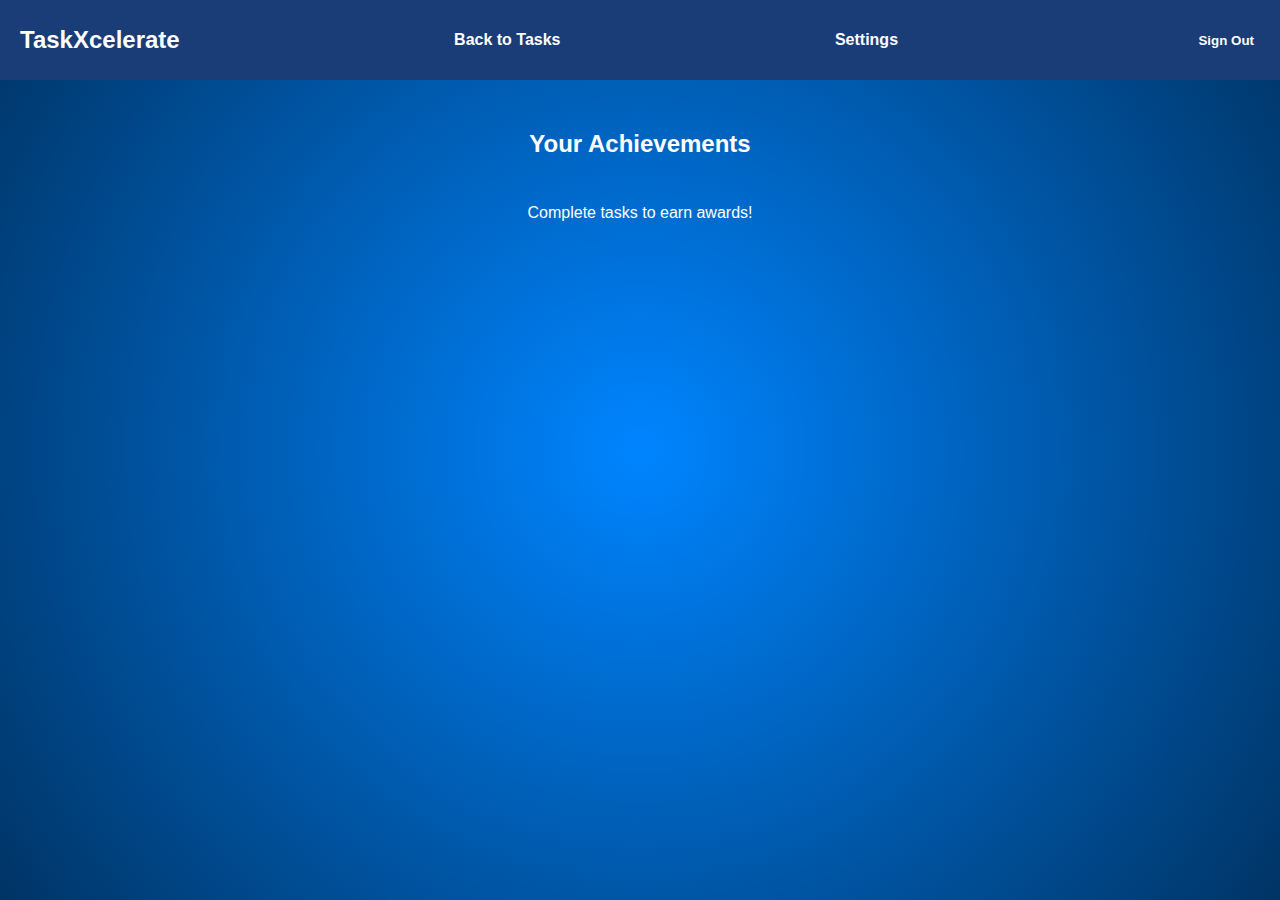
<file: awards.html>
<!DOCTYPE html>
<html lang="en">
<head>
  <meta charset="UTF-8">
  <title>Awards</title>
  <link rel="stylesheet" href="css/styles.css">
  <link rel="stylesheet" href="https://cdnjs.cloudflare.com/ajax/libs/font-awesome/6.5.0/css/all.min.css" />
</head>
<body>
  <div id="navbar">
    <h1>TaskXcelerate</h1>
    <a href="planner.html">Back to Tasks</a>
    <a href="settings.html" id="settings">Settings</a>
    <a href="index.html">
      <button id="signout">Sign Out</button>
    </a>
  </div>

  <div id="awards-content">
    <h2>Your Achievements</h2>
    <div id="awards-grid" class="awards-grid">
      <p id="no-awards-message" style="display: none;">Complete tasks to earn awards!</p>
    </div>
  </div>

  <!-- Award Modal -->
<div id="award-modal" class="modal hidden">
  <div class="award-modal-content">
    <div class="award-coin" id="modal-coin">
      <div class="coin-face front">
        <img src="images/badge.png" alt="Front of Badge" />
      </div>
      <div class="coin-face back">
        <img src="images/badgeback.png" alt="Back of Badge" />
      </div>
    </div>
    <h3 id="award-name"></h3>
    <p id="award-description"></p>
    <p><strong>Created:</strong> <span id="award-created"></span></p>
    <p><strong>Completed:</strong> <span id="award-completed"></span></p>
    <button id="close-modal">Close</button>
    <div class="share-section">
  <p><strong>Share your achievement:</strong></p>
  <!--Share Icons-->
  <div class="share-icons">
    <a href="#" id="share-whatsapp" target="_blank" aria-label="Share on WhatsApp"><i class="fab fa-whatsapp"></i></a>
    <a href="#" id="share-instagram" aria-label="Share on Instagram"><i class="fab fa-instagram"></i></a>
    <a href="#" id="share-linkedin" target="_blank" aria-label="Share on LinkedIn"><i class="fab fa-linkedin"></i></a>
    <a href="#" id="share-outlook" aria-label="Share via Outlook"><i class="fas fa-envelope"></i></a>
  </div>
</div>

  </div>
</div>


  <script>
  const savedDarkMode = JSON.parse(localStorage.getItem('darkMode'));
  if (savedDarkMode) document.body.classList.add('dark-mode');

  const taskLists = JSON.parse(localStorage.getItem('taskLists')) || {};
  const customLists = JSON.parse(localStorage.getItem('customLists')) || {};
  const allTasks = [...Object.values(taskLists).flat(), ...Object.values(customLists).flat()];
  let earnedAwards = JSON.parse(localStorage.getItem('earnedAwards')) || [];

  // Add new completed tasks to earnedAwards
  allTasks.forEach(task => {
    if (task.progress === 100 && !earnedAwards.some(award => award.id === task.id)) {
      earnedAwards.push({
        id: task.id,
        name: task.name,
        description: task.description || "",
        created: task.created || "N/A",
        completed: task.completed || new Date().toISOString().split("T")[0]
      });
    }
  });

  localStorage.setItem('earnedAwards', JSON.stringify(earnedAwards));

  // Save back the updated list
  localStorage.setItem('earnedAwards', JSON.stringify(earnedAwards));

  const awardsGrid = document.getElementById("awards-grid");
  const noAwardsMsg = document.getElementById("no-awards-message");
  const modal = document.getElementById("award-modal");
  const closeModal = document.getElementById("close-modal");
  const modalCoin = document.getElementById("modal-coin");

  if (earnedAwards.length === 0) {
    noAwardsMsg.style.display = "block";
  } else {
    noAwardsMsg.style.display = "none";
    earnedAwards.forEach(task => {
      const award = document.createElement("div");
      award.className = "award";
      const badgeImg = document.createElement("img");
      badgeImg.src = "images/badge.png";
      badgeImg.alt = "Award Badge";
      badgeImg.className = "award-badge";
      award.appendChild(badgeImg);
      award.title = task.name;

      award.addEventListener("click", () => {
        modalCoin.classList.remove("award-spin");
        void modalCoin.offsetWidth;
        modalCoin.classList.add("award-spin");

        document.getElementById("award-name").textContent = task.name;
        document.getElementById("award-description").textContent = task.description;
        document.getElementById("award-created").textContent = task.created;
        document.getElementById("award-completed").textContent = task.completed;

        document.getElementById("share-whatsapp").href =
          `https://wa.me/?text=🎉 I earned the '${task.name}' badge on TaskXcelerate! 🏅 ${task.description}`;
        document.getElementById("share-linkedin").href =
          `https://www.linkedin.com/sharing/share-offsite/?url=https://taskxcelerate.app&summary=I earned the '${task.name}' badge!`;
        document.getElementById("share-outlook").href =
          `mailto:?subject=I earned a badge on TaskXcelerate!&body=I completed '${task.name}' - ${task.description}`;
        document.getElementById("share-instagram").onclick = () => {
          alert("Instagram sharing is manual. Screenshot and share your badge via the app.");
        };

        modal.classList.remove("hidden");
      });

      awardsGrid.appendChild(award);
    });
  }

  closeModal.addEventListener("click", () => {
    modal.classList.add("hidden");
  });

  window.addEventListener("click", (e) => {
    if (e.target === modal) modal.classList.add("hidden");
  });
 
  function deleteTask(taskId, listType = 'taskLists') {
    const taskLists = JSON.parse(localStorage.getItem('taskLists')) || {};
    const customLists = JSON.parse(localStorage.getItem('customLists')) || {};
    const earnedAwards = JSON.parse(localStorage.getItem('earnedAwards')) || {};

    // Delete from the correct list
    if (listType === 'taskLists') {
      for (let key in taskLists) {
        taskLists[key] = taskLists[key].filter(task => task.id !== taskId);
      }
      localStorage.setItem('taskLists', JSON.stringify(taskLists));
    } else if (listType === 'customLists') {
      for (let key in customLists) {
        customLists[key] = customLists[key].filter(task => task.id !== taskId);
      }
      localStorage.setItem('customLists', JSON.stringify(customLists));
    }

    // Delete corresponding award
    const updatedAwards = earnedAwards.filter(award => award.id !== taskId);
    localStorage.setItem('earnedAwards', JSON.stringify(updatedAwards));

    // Optional: refresh page or UI
    location.reload(); // or call a UI refresh function instead
  }

</script>

</body>
</html>
</file>
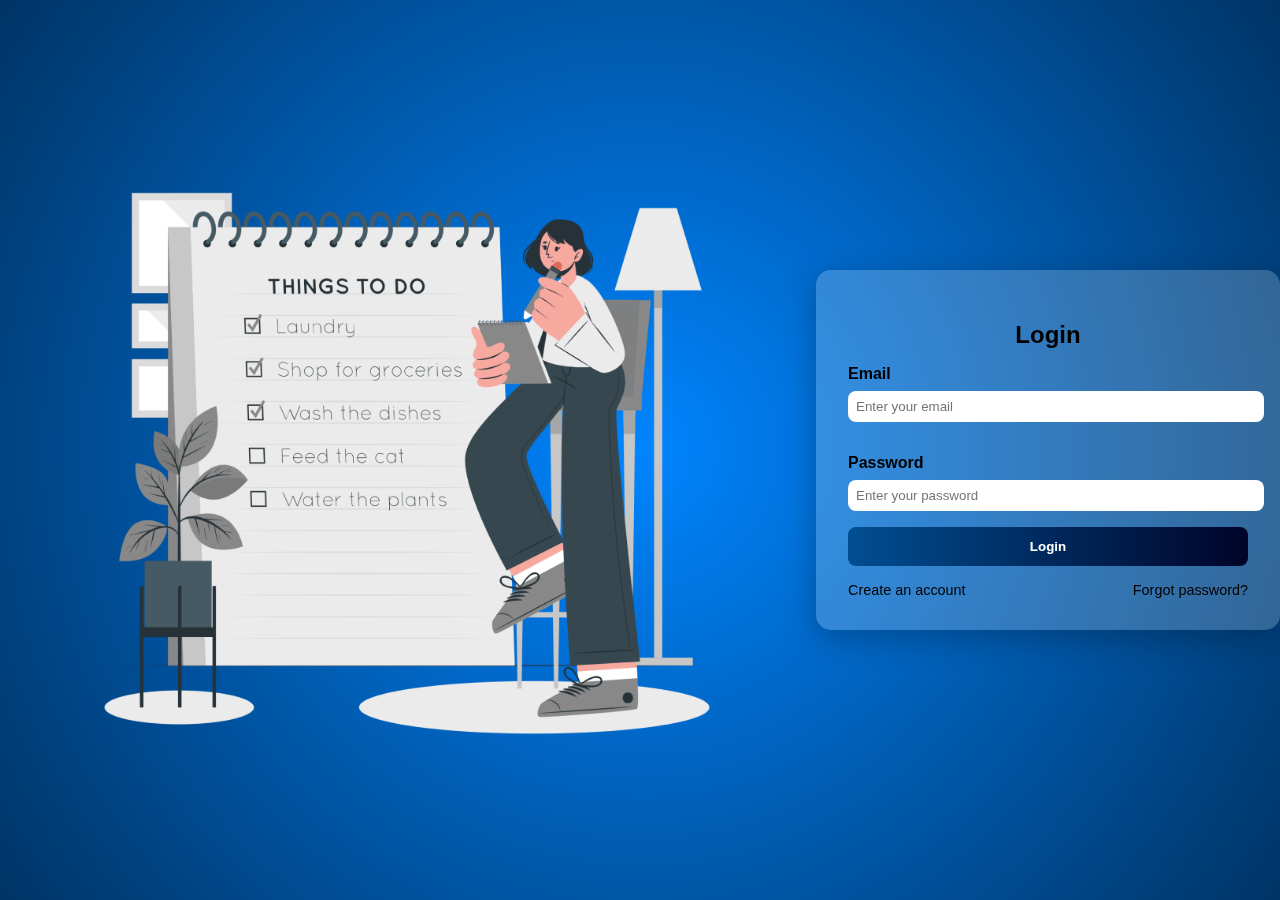
<file: login.html>
<!DOCTYPE html>
<html lang="en">
<head>
  <meta charset="UTF-8" />
  <meta name="viewport" content="width=device-width, initial-scale=1.0"/>
  <title>Login - TaskXcelerate</title>
  <link rel="stylesheet" href="css/styles.css" />
</head>
<body>
  <div class="login-container">
    <div class="login-left">
      <img src="images/image-20.png" alt="To Do Illustration" class="todo-image" />
    </div>
    <div class="login-right">
      <h2>Login</h2>
      <form id="login-form">
        <label for="email">Email</label>
        <input type="email" id="email" name="email" placeholder="Enter your email" required />

        <label for="password">Password</label>
        <input type="password" id="password" name="password" placeholder="Enter your password" required />

        <button type="submit">Login</button>
      </form>
      <div class="login-options">
        <a href="signup.html"> Create an account</a>
        <a href="#">Forgot password?</a>
      </div>
    </div>
  </div>
<script>
  document.addEventListener("DOMContentLoaded", () => {
  const loginForm = document.getElementById("login-form");

  if (loginForm) {
    loginForm.addEventListener("submit", function (e) {
      e.preventDefault();

      const email = document.getElementById("email").value.trim();
      const password = document.getElementById("password").value.trim();

      const users = JSON.parse(localStorage.getItem("users")) || [];

      const user = users.find(u => u.email === email && u.password === password);

      if (user) {
        localStorage.setItem("loggedInUser", JSON.stringify(user));
        window.location.href = "planner.html"; 
      } else {
        alert("Incorrect email or password.");
      }
    });
  }
});
console.log("Stored users:", localStorage.getItem("users"));
</script>
  <script src="js/script.js"></script>
</body>
</html>
</file>
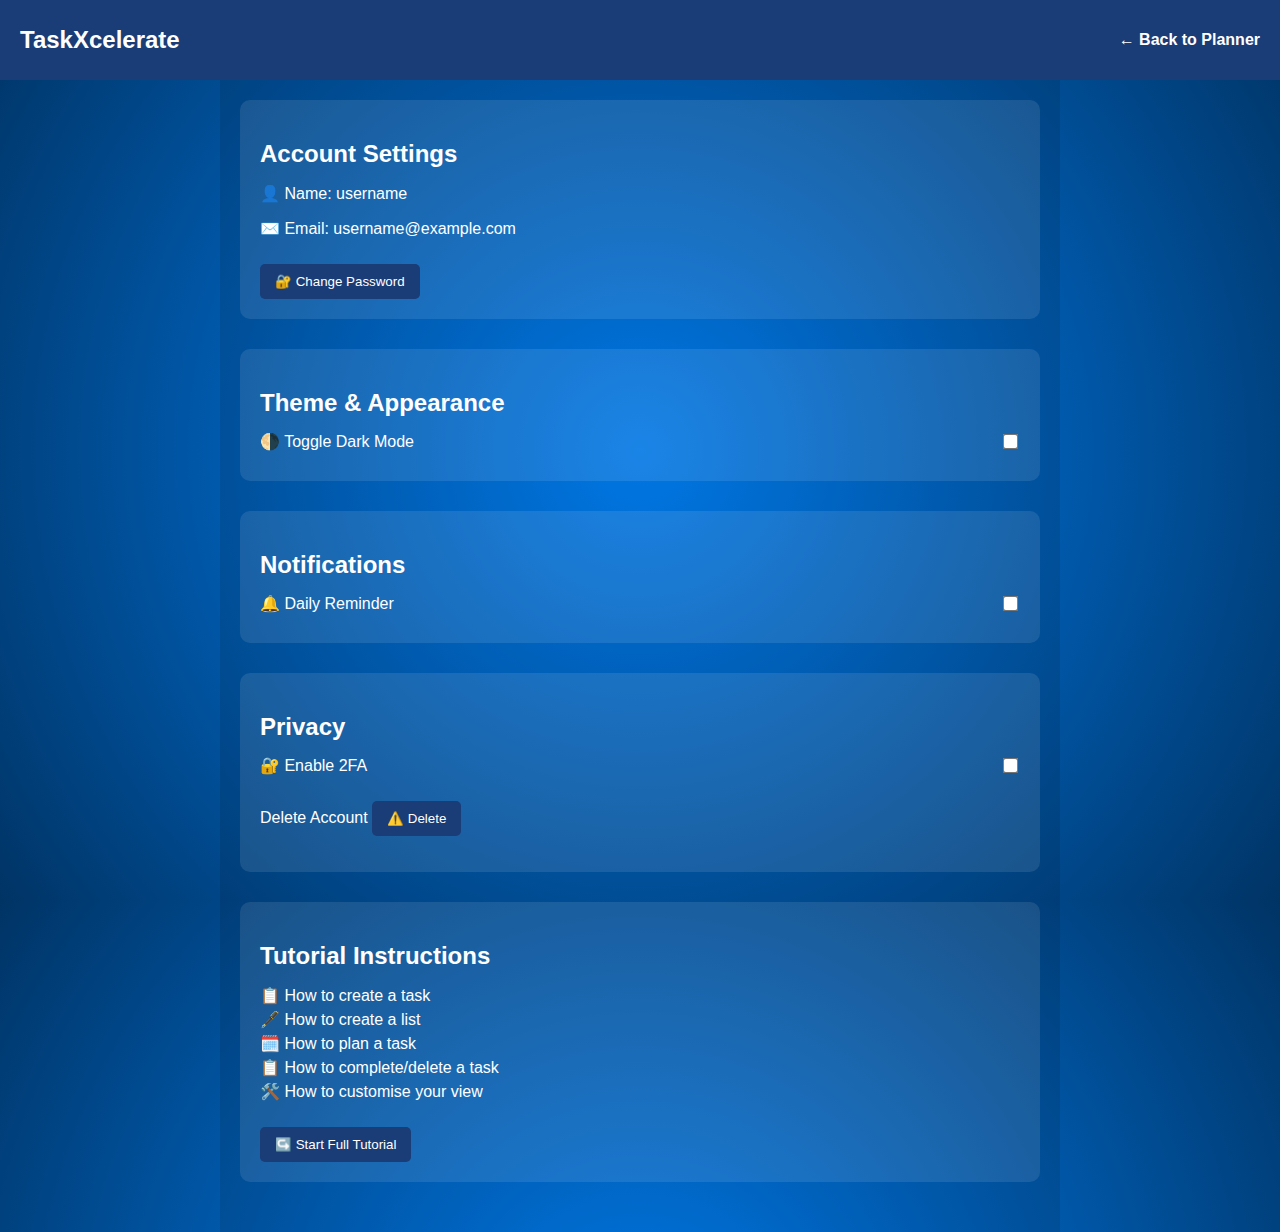
<file: settings.html>
<!DOCTYPE html>
<html lang="en">
<head>
  <meta charset="UTF-8" />
  <meta name="viewport" content="width=device-width, initial-scale=1.0"/>
  <title>Settings</title>
  <link rel="stylesheet" href="css/styles.css" />
  <link rel="stylesheet" href="https://cdnjs.cloudflare.com/ajax/libs/font-awesome/6.5.0/css/all.min.css"/>
</head>
<body>
  <div id="navbar">
    <h1>TaskXcelerate</h1>
    <a href="planner.html">← Back to Planner</a>
  </div>

    <div id="content" class="scrollable">
      <section class="settings-section">
        <h2>Account Settings</h2>
        <p>👤 Name: <span id="display-name">username</span></p>
        <p>✉️ Email: <span id="display-email">username@example.com</span></p>
        <button id="change-password-btn">🔐 Change Password</button>
      </section>

      <section class="settings-section">
        <h2>Theme & Appearance</h2>
        <label>
          🌗 Toggle Dark Mode
          <input type="checkbox" id="dark-mode-toggle" />
        </label>
      </section>

      <section class="settings-section">
        <h2>Notifications</h2>
        <label>
          🔔 Daily Reminder
          <input type="checkbox" id="daily-reminder-toggle" />
        </label>
      </section>

      <section class="settings-section">
        <h2>Privacy</h2>
        <label>
          🔐 Enable 2FA
          <input type="checkbox" id="2fa-toggle" />
        </label>
        <p> Delete Account <button id="delete-account-btn">⚠️ Delete </button></p>
      </section>

      <section class="settings-section">
        <h2>Tutorial Instructions</h2>
        <ul>
          <li>📋 How to create a task</li>
          <li>🖋️ How to create a list</li>
          <li>🗓️ How to plan a task</li>
          <li>📋 How to complete/delete a task</li>
          <li>🛠️ How to customise your view</li>
        </ul>
        <button id="start-tutorial-btn">↪️ Start Full Tutorial</button>
      
        <div id="tutorial-overlay" style="display:none; position:fixed; top:0; left:0; width:100%; height:100%; background:rgba(0,0,0,0.5); z-index:1000; color:white; font-size:1.2rem; padding:20px;">
          <div id="tutorial-step-text" style="max-width:600px; margin:auto; background:#222; padding:20px; border-radius:10px;">
          <!-- Tutorial text goes here -->
          </div>
          <div style="text-align:center; margin-top:15px;">
            <button id="tutorial-prev-btn">⬅ Previous</button>
            <button id="tutorial-next-btn">Next ➡</button>
            <button id="tutorial-exit-btn" style="margin-left:20px; color:red;">Exit Tutorial ❌</button>
          </div>
        </div>
      </section>
    </div>
<!-- Password Change Modal -->
<div id="password-modal" class="modal" style="display:none;">
  <div class="modal-content">
    <h3>Change Password</h3>
    <label>Current Password:</label>
    <input type="password" id="current-password" /><br/>
    <label>New Password:</label>
    <input type="password" id="new-password" /><br/>
    <label>Confirm New Password:</label>
    <input type="password" id="confirm-password" /><br/><br/>
    <button id="save-password-btn">Save</button>
    <button id="cancel-password-btn">Cancel</button>
  </div>
</div>

<style>
  .modal {
    position: fixed;
    z-index: 10;
    left: 0; top: 0;
    width: 100%; height: 100%;
    background-color: rgba(0,0,0,0.4);
  }

  .modal-content {
    background-color: white;
    margin: 15% auto;
    padding: 20px;
    width: 300px;
    border-radius: 8px;
    box-shadow: 0 0 10px gray;
  }

  .modal-content input {
    width: 100%;
    margin-bottom: 10px;
  }
</style>
  <script>
    document.addEventListener("DOMContentLoaded", function () {
  const darkToggle = document.getElementById("dark-mode-toggle");

  if (darkToggle) {
    const isDark = JSON.parse(localStorage.getItem("darkMode")) || false;
    darkToggle.checked = isDark;
    document.body.classList.toggle("dark-mode", isDark);

    darkToggle.addEventListener("change", function () {
      const enabled = darkToggle.checked;
      localStorage.setItem("darkMode", enabled);
      document.body.classList.toggle("dark-mode", enabled);
    });
  }
});

document.addEventListener("DOMContentLoaded", function () {
  const deleteBtn = document.getElementById("delete-account-btn");

  if (deleteBtn) {
    deleteBtn.addEventListener("click", function () {
      const confirmDelete = confirm("Are you sure you want to delete your account? This action cannot be undone.");

      if (confirmDelete) {
        // Simulated account deletion: Clear local storage and redirect to a goodbye page or login screen
        localStorage.clear(); // or selectively remove user data
        alert("Your account has been deleted.");
        window.location.href = "index.html"; // Redirect to home/login page
      }
    });
  }
});

document.addEventListener("DOMContentLoaded", function () {
  const changePwdBtn = document.getElementById("change-password-btn");
  const modal = document.getElementById("password-modal");
  const saveBtn = document.getElementById("save-password-btn");
  const cancelBtn = document.getElementById("cancel-password-btn");

  changePwdBtn.addEventListener("click", () => {
    modal.style.display = "block";
  });

  cancelBtn.addEventListener("click", () => {
    modal.style.display = "none";
  });

  saveBtn.addEventListener("click", () => {
    const currentPwd = document.getElementById("current-password").value;
    const newPwd = document.getElementById("new-password").value;
    const confirmPwd = document.getElementById("confirm-password").value;

    // Simulate stored password
    const storedPwd = localStorage.getItem("userPassword") || "password123"; // default for test

    if (currentPwd !== storedPwd) {
      alert("Current password is incorrect.");
      return;
    }

    if (newPwd.length < 6) {
      alert("New password must be at least 6 characters.");
      return;
    }

    if (newPwd !== confirmPwd) {
      alert("New passwords do not match.");
      return;
    }

    // Save new password
    localStorage.setItem("userPassword", newPwd);
    alert("Password changed successfully.");
    modal.style.display = "none";

    // Clear modal inputs
    document.getElementById("current-password").value = "";
    document.getElementById("new-password").value = "";
    document.getElementById("confirm-password").value = "";
  });
});

  </script>
  <script src="js/script.js"></script>
</body>
</html>
</file>
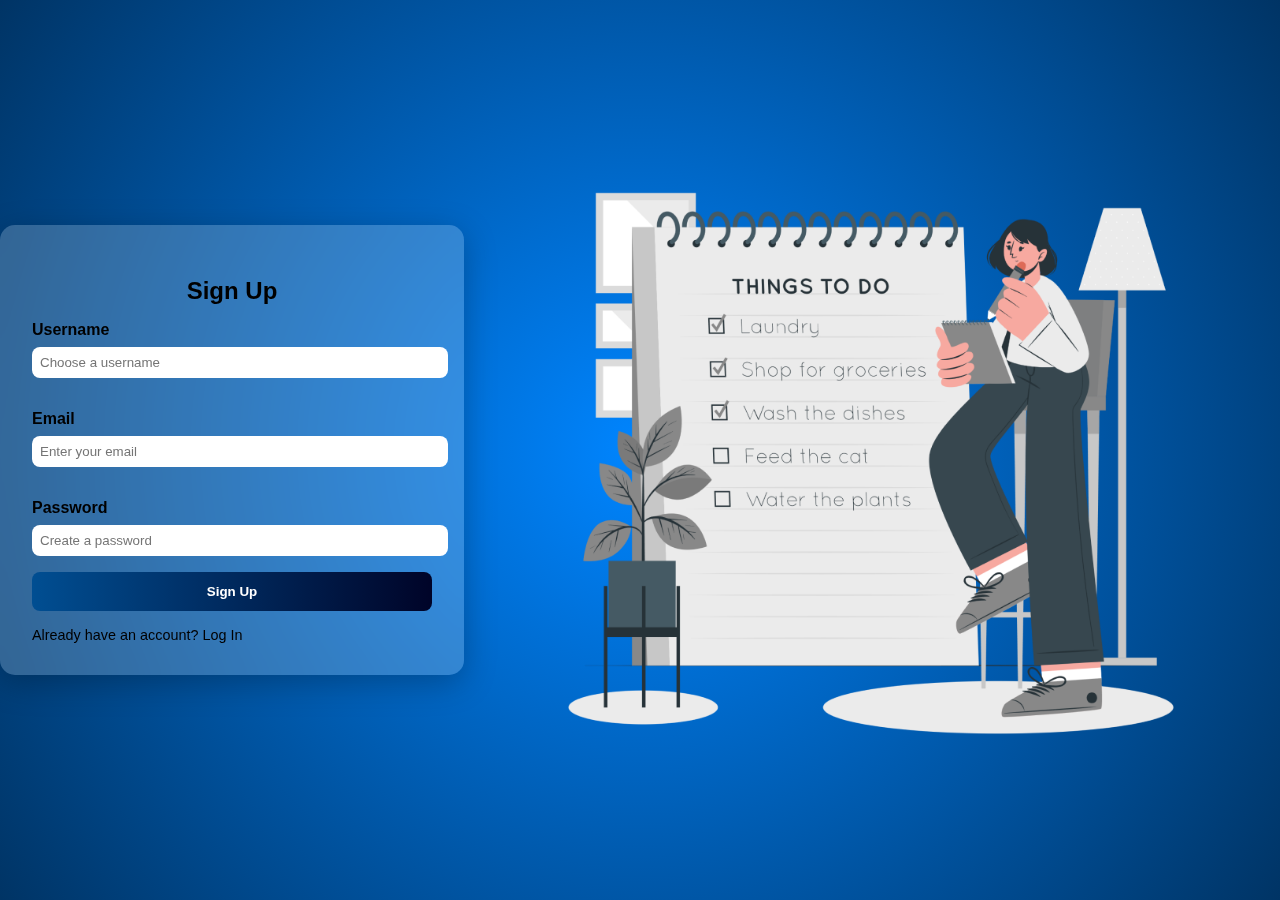
<file: signup.html>
<!DOCTYPE html>
<html lang="en">
<head>
  <meta charset="UTF-8" />
  <meta name="viewport" content="width=device-width, initial-scale=1.0"/>
  <title>Sign Up - TaskXcelerate</title>
  <link rel="stylesheet" href="css/styles.css" />
</head>
<body>
  <div class="login-container">
    <!-- Form on the left -->
    <div class="login-right">
      <h2>Sign Up</h2>
      <form id="signup-form">
        <label for="username">Username</label>
        <input type="text" id="username" name="username" placeholder="Choose a username" required />

        <label for="email">Email</label>
        <input type="email" id="email" name="email" placeholder="Enter your email" required />

        <label for="password">Password</label>
        <input type="password" id="password" name="password" placeholder="Create a password" required />

        <button type="submit">Sign Up</button>
      </form>
      <div class="login-options">
        <a href="login.html">Already have an account? Log In</a>
      </div>
    </div>

    <!-- Image on the right -->
    <div class="login-left">
      <img src="images/image-20.png" alt="Sign Up Illustration" class="todo-image" />
    </div>
  </div>

    <script>
      document.getElementById("signup-form").addEventListener("submit", function(e) {
        e.preventDefault();

        const username = document.getElementById("username").value.trim();
        const email = document.getElementById("email").value.trim();
        const password = document.getElementById("password").value;

        if (!username || !email || !password) {
          alert("Please fill out all fields.");
          return;
        }

        let users = JSON.parse(localStorage.getItem("users")) || [];

        const existingUser = users.find(user => user.email === email);
        if (existingUser) {
          alert("This email is already registered. Please log in.");
          return; // ⛔ Don't go further if email exists
        }

        // ✅ Add the new user
        const newUser = { username, email, password };
        users.push(newUser);
        localStorage.setItem("users", JSON.stringify(users));

        // ✅ Save this user as the currently logged in user
        localStorage.setItem("currentUser", JSON.stringify(newUser));
        
        console.log("✅ currentUser saved:", localStorage.getItem("currentUser")); // debug checker
        alert("Signup successful! Redirecting to login...");
        window.location.href = "login.html";
      });
    </script>
</body>
</html>
</file>
<file: css/styles.css>
/* === Global Styles === */
body {
  margin: 0;
  font-family: Arial, sans-serif;
  background: radial-gradient(circle, #0085ff, #003465);
  color: white;
  height: 100vh;
  overflow: auto;
}
/* Scrollable container for settings */
#content.scrollable {
  padding: 20px;
  max-width: 800px;
  margin: auto;
}

/* === Navbar === */
#navbar {
  display: flex;
  justify-content: space-between;
  align-items: center;
  background-color: #1a3c77;
  padding: 10px 20px;
}

#navbar h1 {
  font-size: 24px;
}

#navbar a,
#navbar button {
  margin-left: 20px;
  color: white;
  text-decoration: none;
  font-weight: bold;
  background: none;
  border: none;
  cursor: pointer;
  transition: color 0.3s ease;
}

#navbar a:hover,
#navbar button:hover {
  color: #ffcc00;
}

/* === Main Layout === */
#main {
  display: flex;
  height: calc(100vh - 50px);
}

/* === Sidebar === */
#sidebar {
  width: 250px;
  background-color: rgba(255, 255, 255, 0.1);
  padding: 10px;
  overflow-y: auto;
}

#sidebar input {
  width: 100%;
  padding: 6px;
  margin-bottom: 10px;
  border-radius: 5px;
  border: none;
  font-size: 14px;
}

.username-display {
  font-weight: bold;
  margin: 10px 0;
  color: #ffffff;
}
.user.profile {
  display: flex;
  flex-direction: column;
  align-items: center;
  justify-content: centre;
  height: 150px;
  padding: 10px;
}
body.dark-mode .username-display {
  color: #ffcc00; 
}

/* === List Navigation === */
#list-nav li {
  list-style: none;
  padding: 10px;
  cursor: pointer;
  background: rgba(255, 255, 255, 0.2);
  margin: 5px 0;
  border-radius: 6px;
  display: flex;
  align-items: center;
  gap: 10px;
  transition: background 0.3s ease;
}

#lisnav li span {
  flex-grow: 1;
  text-align: left;
}

#list-nav li.active {
  background-color: #2a72b8;
}

#list-nav li:hover {
  background-color: rgba(255, 255, 255, 0.3);
}

#list-nav li i {
  margin-right: 10px;
}

/* === Content Area === */
#content {
  flex: 1;
  padding: 20px;
  background-color: rgba(0, 0, 0, 0.1);
  overflow-y: auto;
}

/* === Task Input === */
#new-task-input {
  width: 100%;
  padding: 10px;
  margin-top: 10px;
  border-radius: 5px;
  border: none;
  font-size: 16px;
}

/* === Task List === */
#task-list {
  list-style: none;
  padding: 0;
  margin-top: 10px;
}

.task-item {
  position: relative;
  display: flex;
  flex-direction: column;
  background: rgba(255, 255, 255, 0.85);
  margin-bottom: 12px;
  padding: 12px;
  border-radius: 6px;
  font-size: 14px;
  color: #000;
  transition: background 0.3s ease;
  border-left: 5px solid #333;
}

.task-item:hover {
  background: rgba(255, 255, 255, 0.95);
}

.task-priority-high {
  border-left-color: red !important;
}

.task-priority-normal {
  border-left-color: yellow !important;
}

.task-priority-low {
  border-left-color: green !important;
}

/* === Progress Bars === */
.progress-bar {
  width: 100%;
  background-color: #ccc;
  border-radius: 5px;
  overflow: hidden;
  margin-top: 5px;
  height: 10px;
}

.progress {
  height: 10px;
  background-color: #76c7c0;
  width: 0;
}

/* === Delete Buttons === */
.delete-task,
.delete-list {
  position: absolute;
  top: 8px;
  right: 8px;
  color: #db1010;
  font-size: 14px;
  cursor: pointer;
  background: transparent;
  border: none;
  transition: color 0.3s ease;
}

.delete-task:hover,
.delete-list:hover {
  color: darkred;
}

.delete-task i,
.delete-list i {
  pointer-events: none;
}

/* === New List Input === */
#newListInput {
  margin-top: 10px;
  width: 90%;
  padding: 6px;
  border-radius: 5px;
  border: 1px solid #ccc;
  background: white;
  color: black;
  display: none;
  font-size: 14px;
}

/* === Task Details Form === */
#task-details {
  display: flex;
  flex-direction: column;
  gap: 10px;
  margin-top: 10px;
}

#task-details select,
#task-details input,
#task-details textarea {
  padding: 6px;
  border-radius: 5px;
  border: 1px solid #ccc;
  font-size: 14px;
}

/* === Login Page === */
.login-container {
  display: flex;
  justify-content: center;
  align-items: center;
  height: 100vh;
  background: radial-gradient(circle, #0085ff, #003465);
  font-family: 'Segoe UI', Tahoma, Geneva, Verdana, sans-serif;
}

.login-left {
  flex: 1;
  display: flex;
  justify-content: center;
  align-items: center;
}

.todo-image {
  max-width: 80%;
  height: auto;
}

.login-right {
  flex: 1;
  max-width: 400px;
  padding: 2rem;
  background: rgba(255, 255, 255, 0.2);
  border-radius: 15px;
  box-shadow: 0 8px 32px rgba(0, 0, 0, 0.25);
  backdrop-filter: blur(10px);
  color: #000;
}

.login-right h2 {
  text-align: center;
  margin-bottom: 1rem;
}

.login-right label {
  display: block;
  margin-top: 1rem;
  margin-bottom: 0.5rem;
  font-weight: 600;
}

.login-right input {
  width: 100%;
  padding: 0.5rem;
  border: none;
  border-radius: 8px;
  margin-bottom: 1rem;
}

.login-right button {
  width: 100%;
  padding: 0.75rem;
  background: linear-gradient(to right, #004e92, #000428);
  border: none;
  color: white;
  font-weight: bold;
  border-radius: 8px;
  cursor: pointer;
  transition: 0.3s;
}

.login-right button:hover {
  background: linear-gradient(to right, #000428, #004e92);
}

.login-options {
  display: flex;
  justify-content: space-between;
  margin-top: 1rem;
  font-size: 0.9rem;
}

.login-options a {
  color: #000;
  text-decoration: none;
}

.login-options a:hover {
  text-decoration: underline;
}

/* === Awards Page === */
#awards-content {
  padding: 30px;
  text-align: center;
  color: white;
}

#awards-grid {
  display: flex;
  flex-wrap: wrap;
  justify-content: center;
  gap: 20px;
  margin-top: 30px;
}

#awards-grid.awards-empty {
  justify-content: center;
}

.award-badge {
  width: 100px;
  height: 100px;
  background: none;
  border-radius: 50%;
  display: flex;
  align-items: center;
  justify-content: center;
  cursor: pointer;
  box-shadow: 0 0 10px rgba(255, 255, 255, 0.5);
  transition: transform 0.5s ease;
}

.award-badge:hover {
  transform: scale(1.1);
}

/* === Award Modal + Coin Flip === */
.award-modal-content {
  max-width: 400px;
  margin: auto;
  background: #fff;
  padding: 1em;
  border-radius: 10px;
  text-align: center;
  position: relative;
  color: #000;
  font-family: Arial, sans-serif;
}

.award-coin {
  width: 150px;
  height: 150px;
  margin: 1em auto;
  position: relative;
  transform-style: preserve-3d;
  perspective: 1000px;
}

.coin-face {
  position: absolute;
  width: 100%;
  height: 100%;
  backface-visibility: hidden;
  top: 0;
  left: 0;
  display: flex;
  align-items: center;
  justify-content: center;
}

.coin-face img {
  width: 100%;
  height: 100%;
  object-fit: contain;
  border-radius: 50%;
}

.coin-face.back {
  transform: rotateY(180deg);
}

.award-spin {
  animation: coinFlip 1s ease-in-out;
}

@keyframes coinFlip {
  from {
    transform: rotateY(0deg);
  }
  to {
    transform: rotateY(720deg);
  }
}

/* === Modal General === */
.modal {
  position: fixed;
  top: 0;
  left: 0;
  width: 100%;
  height: 100%;
  background-color: rgba(0, 0, 0, 0.75);
  display: flex;
  justify-content: center;
  align-items: center;
  z-index: 1000;
}

.modal.hidden {
  display: none;
}

.modal-content {
  background: white;
  color: black !important;
  padding: 2rem;
  border-radius: 10px;
  width: 90%;
  max-width: 500px;
  text-align: center;
  box-shadow: 0 0 10px rgba(0, 0, 0, 0.3);
}

.close-button {
  position: absolute;
  right: 1rem;
  top: 1rem;
  cursor: pointer;
  font-size: 1.5rem;
}

/* === Task Progress / Subtasks === */
.task-progress-container {
  margin-top: 5px;
  display: flex;
  align-items: center;
  gap: 10px;
}

.task-progress-bar {
  width: 100%;
  height: 10px;
  background-color: #eee;
  border-radius: 5px;
  overflow: hidden;
  flex-grow: 1;
}

.task-progress-bar-fill {
  height: 100%;
  background-color: #4caf50;
  width: 0%;
  transition: width 0.3s ease;
}

.task-progress-input {
  width: 50px;
  padding: 2px;
  border: 1px solid #ccc;
  border-radius: 4px;
}

.subtasks-container {
  margin-top: 10px;
}

.subtask {
  display: flex;
  align-items: center;
  gap: 8px;
}

.progress-label {
  margin-top: 5px;
  font-weight: bold;
}
/* === Settings Page === */
.settings-section {
  margin-bottom: 30px;
  padding: 20px;
  background-color: rgba(255, 255, 255, 0.1);
  border-radius: 10px;
}

.settings-section h2 {
  margin-bottom: 15px;
  color: #fff;
}

.settings-section label {
  display: flex;
  align-items: center;
  justify-content: space-between;
  margin: 10px 0;
  font-size: 16px;
  color: #fff;
}

.settings-section input[type="checkbox"] {
  transform: scale(1.2);
  margin-left: 10px;
}

.settings-section button {
  margin-top: 10px;
  padding: 10px 15px;
  background-color: #1a3c77;
  color: #fff;
  border: none;
  border-radius: 5px;
  cursor: pointer;
}

.settings-section button:hover {
  background-color: #2a72b8;
}

.settings-section ul {
  list-style: none;
  padding: 0;
}

.settings-section ul li {
  margin: 5px 0;
  color: #fff;
}
.tutorial-overlay {
  position: fixed;
  top: 0;
  left: 0;
  width: 100%;
  height: 100%;
  background: rgba(0, 0, 0, 0.65);
  z-index: 10000;
}

.tutorial-box {
  position: fixed;
  background: white;
  color: black;
  padding: 20px;
  border-radius: 10px;
  max-width: 300px;
  z-index: 10001;
  box-shadow: 0 0 20px rgba(0, 0, 0, 0.6);
}

.tutorial-box p {
  margin-bottom: 10px;
}

.tutorial-box button {
  margin-right: 10px;
  padding: 6px 10px;
  border: none;
  border-radius: 4px;
  cursor: pointer;
  background-color: #1a3c77;
  color: white;
}

.tutorial-box button:hover {
  background-color: #2a72b8;
}
.share-section {
  margin-top: 15px;
}

.share-icons {
  display: flex;
  gap: 15px;
  justify-content: center;
  margin-top: 10px;
}

.share-icons a {
  font-size: 24px;
  color: #1a3c77;
  text-decoration: none;
  transition: transform 0.2s ease, color 0.3s ease;
}

.share-icons a:hover {
  transform: scale(1.2);
  color: #ffcc00;
}

/* === Dark Mode Styles === */
body.dark-mode {
  background: #121212;
  color: #e0e0e0;
}

body.dark-mode #navbar {
  background-color: #1e1e1e;
}

body.dark-mode .settings-section {
  background-color: rgba(255, 255, 255, 0.05);
}

body.dark-mode .settings-section button,
body.dark-mode .settings-section input,
body.dark-mode .settings-section label
body.dark-mode .settings-section ul li {
  color: #fff;
}

body.dark-mode a,
body.dark-mode a:visited {
  color: #9ecfff;
}

/* 🎉 Bottom-right congrats popup styling */
#congrats-toast {
  position: fixed;
  bottom: 40px;
  right: 30px;
  background-color: #1a3c77;
  color: #fff;
  padding: 16px 24px;
  border-radius: 10px;
  box-shadow: 0 0 15px rgba(0,0,0,0.4);
  z-index: 10000;
  font-weight: bold;
  opacity: 0;
  pointer-events: none;
  transition: opacity 0.3s ease;
}

#congrats-toast.show {
  animation: fadeInOut 4s ease-in-out forwards;
  pointer-events: auto;
}

#planner-blur {
  position: fixed;
  top: 0;
  left: 0;
  width: 100%;
  height: 100%;
  backdrop-filter: blur(3px);
  background-color: rgba(0, 0, 0, 0.2);
  z-index: 9999;
  display: none;
}

@keyframes fadeInOut {
  0%   { opacity: 0; transform: translateY(20px); }
  10%  { opacity: 1; transform: translateY(0); }
  90%  { opacity: 1; transform: translateY(0); }
  100% { opacity: 0; transform: translateY(20px); }
}
</file>
